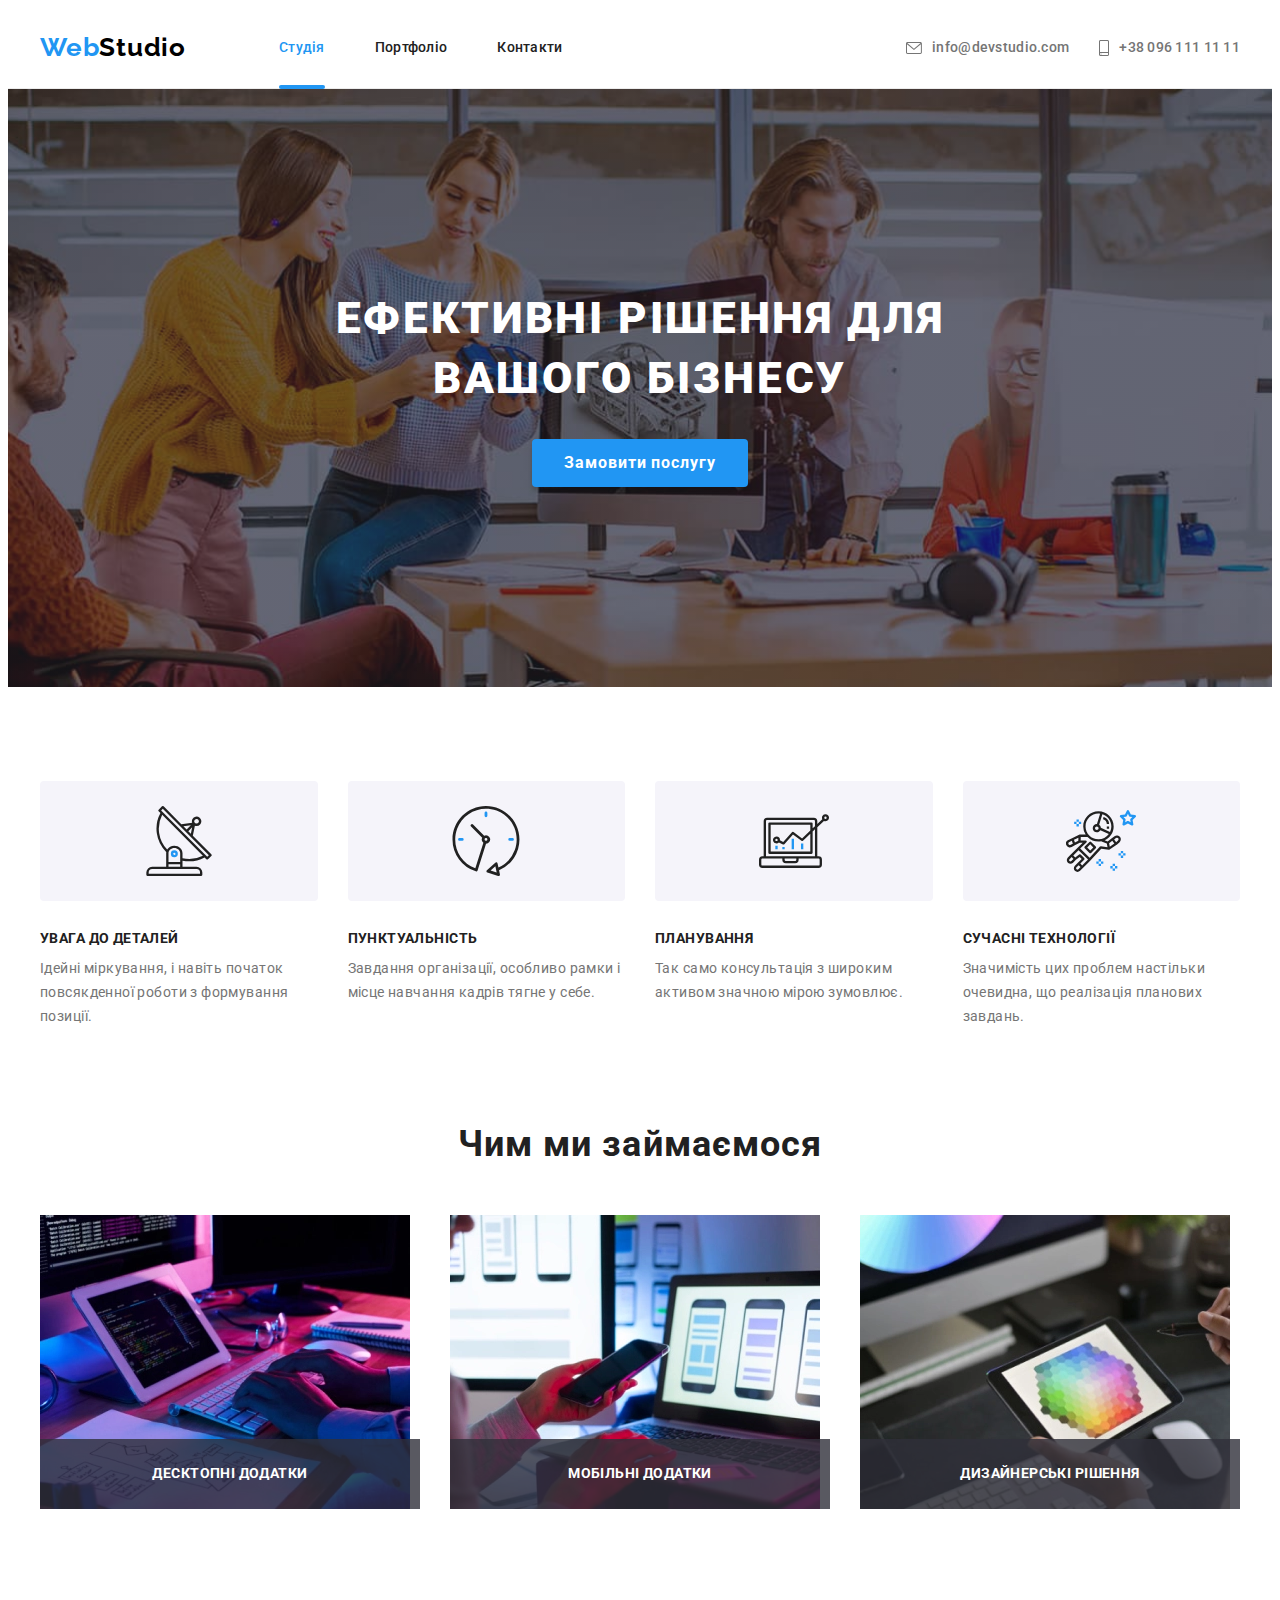
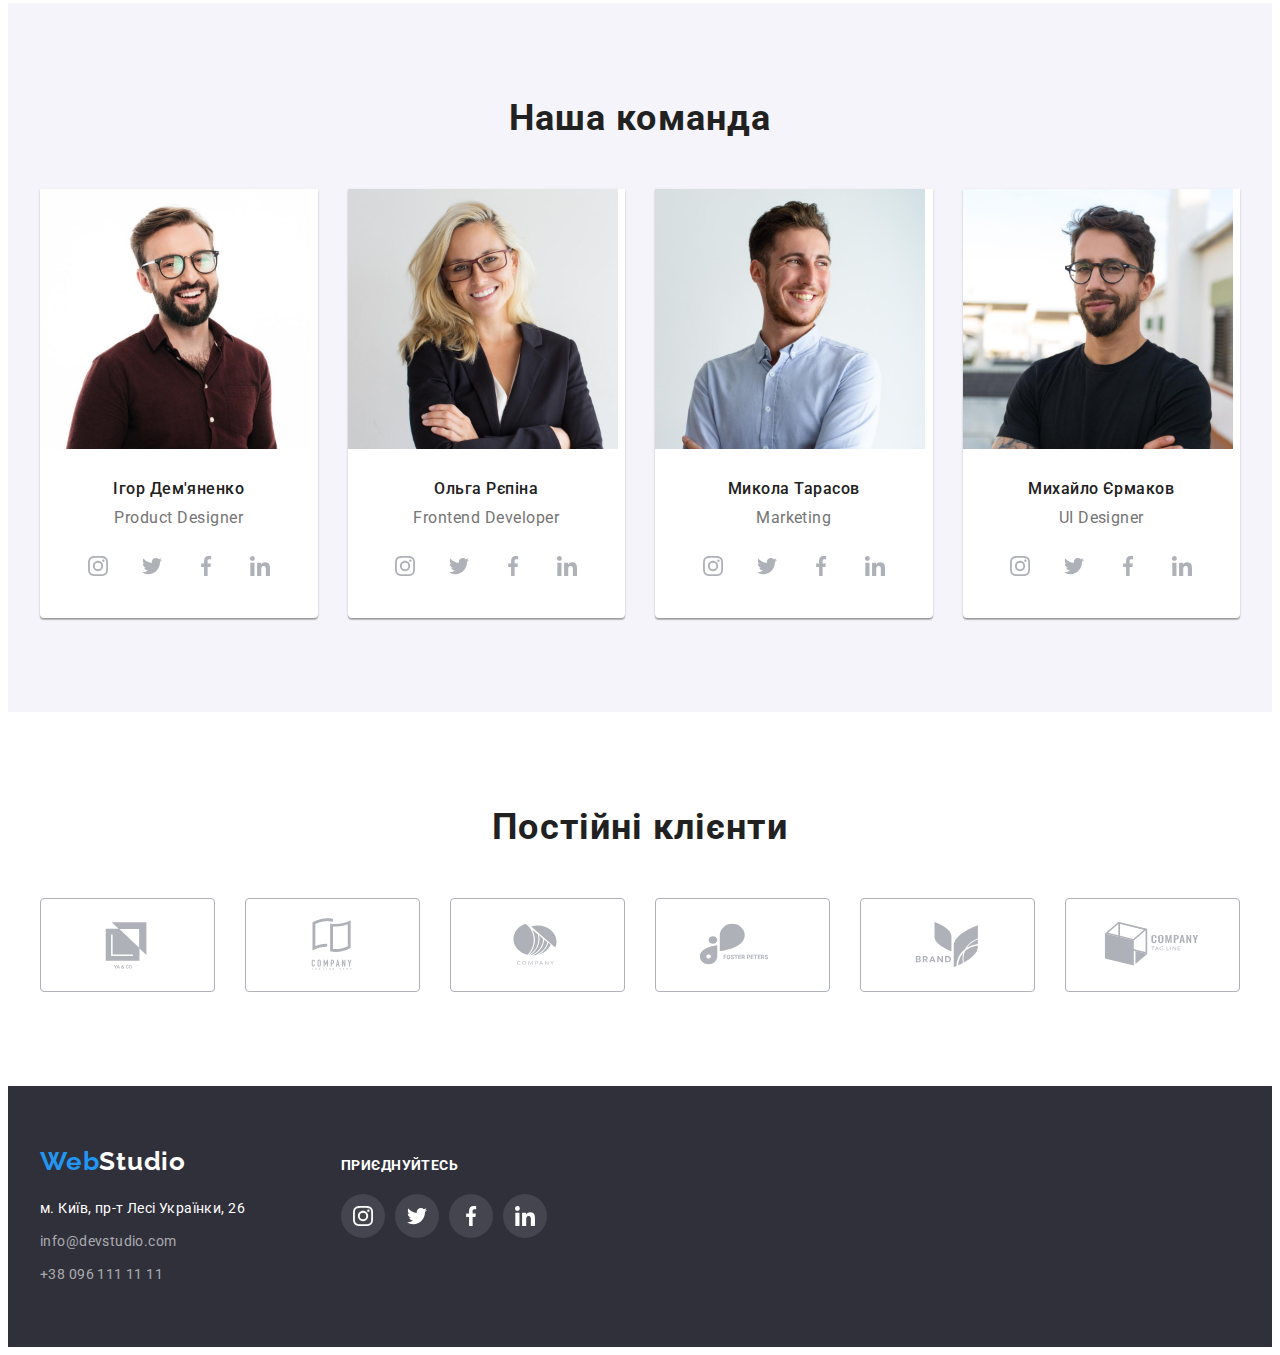
<file: index.html>
<!DOCTYPE html>
<html lang="uk">

<head>
  <meta charset="UTF-8">
  <meta http-equiv="X-UA-Compatible" content="IE=edge">
  <meta name="viewport" content="width=device-width, initial-scale=1.0">

  <link rel="preconnect" href="https://fonts.googleapis.com">
  <link rel="preconnect" href="https://fonts.gstatic.com" crossorigin>
  <link href="https://fonts.googleapis.com/css2?family=Raleway:wght@700&family=Roboto:wght@400;500;700;900&display=swap"
    rel="stylesheet">
  <link rel="stylesheet" href="https://cdnjs.cloudflare.com/ajax/libs/modern-normalize/1.1.0/modern-normalize.min.css"
    integrity="sha512-wpPYUAdjBVSE4KJnH1VR1HeZfpl1ub8YT/NKx4PuQ5NmX2tKuGu6U/JRp5y+Y8XG2tV+wKQpNHVUX03MfMFn9Q=="
    crossorigin="anonymous" referrerpolicy="no-referrer">

  <link rel="stylesheet" href="./css/styles.css">

  <title>Студія</title>
</head>

<body>
  <!-- Шапка сайта -->
  <header class="header">
    <div class="container header">
      <a href="./index.html" class="logo">
        <span class="logo-blue">Web</span>Studio
      </a>

      <nav>
        <ul class="site-nav list">
          <li class="site-nav item">
            <a class="link current" href="./index.html">Студія</a>
          </li>
          <li class="site-nav item">
            <a class="link" href="./portfolio.html">Портфоліо</a>
          </li>
          <li class="site-nav item">
            <a class="link" href="">Контакти</a>
          </li>
        </ul>
      </nav>

      <ul class="contacts-list">
        <li class="contacts item">
          <a class="link" href="mailto:info@devstudio.com">
            <svg class="contacts-icon" width="16" height="12">
              <use href="./images/icons.svg#icon-envelope"></use>
            </svg>
            info@devstudio.com
          </a>
        </li>
        <li class="contacts item">
          <a class="link" href="tel:+380961111111">
            <svg class="contacts-icon" width="10" height="16">
              <use href="./images/icons.svg#icon-smartphone"></use>
            </svg>
            +38 096 111 11 11
          </a>
        </li>
      </ul>
    </div>
  </header>
  <!-- Унікальний контент сторінки -->
  <main class="main">
    <!-- Герой -->
    <section class="hero">
      <div class="container">
        <h1 class="hero-title">Ефективні рішення для вашого бізнесу</h1>
        <button class="hero-btn" type="button" data-modal-open>Замовити послугу</button>
      </div>
    </section>
    <!-- Наші переваги -->
    <section class="section feature">
      <div class="container">
        <h2 class="section-title visually-hidden">Наші переваги</h2>
        <ul class="feature-list">
          <li class="feature-item">
            <div class="icons">
              <svg class="features-icons" width="70" height="70">
                <use href="./images/icons.svg#icon-antenna"></use>
              </svg>
            </div>
            <h3 class="title">УВАГА ДО ДЕТАЛЕЙ</h3>
            <p class="text">Ідейні міркування, і навіть початок повсякденної роботи з формування позиції.
            </p>
          </li>
          <li class="feature-item">
            <div class="icons">
              <svg class="features-icons" width="70" height="70">
                <use href="./images/icons.svg#icon-clock"></use>
              </svg>
            </div>
            <h3 class="title">ПУНКТУАЛЬНІСТЬ</h3>
            <p class="text">Завдання організації, особливо рамки і місце навчання кадрів тягне у себе.</p>
          </li>
          <li class="feature-item">
            <div class="icons">
              <svg class="features-icons" width="70" height="70">
                <use href="./images/icons.svg#icon-diagram"></use>
              </svg>
            </div>
            <h3 class="title">ПЛАНУВАННЯ</h3>
            <p class="text">Так само консультація з широким активом значною мірою зумовлює.</p>
          </li>
          <li class="feature-item">
            <div class="icons">
              <svg class="features-icons" width="70" height="70">
                <use href="./images/icons.svg#icon-astronaut"></use>
              </svg>
            </div>
            <h3 class="title">СУЧАСНІ ТЕХНОЛОГІЇ</h3>
            <p class="text">Значимість цих проблем настільки очевидна, що реалізація планових завдань.</p>
          </li>
        </ul>
      </div>
    </section>
    <!-- Чим ми займаємось -->
    <section class="section work">
      <div class="container">
        <h2 class="section-title">Чим ми займаємося</h2>
        <ul class="work-list">
          <li class="work-item">
            <div class="work-item-thumb">
              <img src="./images/desktop.webp" alt="десктопні застосунки" width="370">
              <div class="work-item-overlay">
                <h3 class="work-item-title">Десктопні додатки</h3>
              </div>
            </div>

          </li>
          <li class="work-item">
            <div class="work-item-thumb">
              <img src="./images/mobile.webp" alt="мобільні застосунки" width="370">
              <div class="work-item-overlay">
                <h3 class="work-item-title">Мобільні додатки</h3>
              </div>
            </div>
          </li>
          <li class="work-item">
            <div class="work-item-thumb">
              <img src="./images/tablet.webp" alt="дизайнерські рішення" width="370">
              <div class="work-item-overlay">
                <h3 class="work-item-title">Дизайнерські рішення</h3>
              </div>
            </div>
          </li>
        </ul>
      </div>
    </section>
    <!-- Наша команда -->
    <section class="section stuff">
      <div class="container">
        <h2 class="section-title">Наша команда</h2>
        <ul class="stuff-list">
          <li class="stuff-item">
            <img src="./images/Igor.jpg" alt="Ігор Дем'яненко" width="270">
            <div class="stuff-info">
              <h3 class="title">Ігор Дем'яненко</h3>
              <p class="text" lang="en">Product Designer</p>
              <ul class="social-list">
                <li class="social-item">
                  <a href="https://instagram.com" class="social-link" target="_blank" rel="noopener noreferrer"
                    aria-label="Instagram">
                    <svg class="social-icon" width="20" height="20">
                      <use href="./images/icons.svg#icon-instagram">
                      </use>
                    </svg>
                  </a>
                </li>
                <li class="social-item">
                  <a href="https://twitter.com" class="social-link" target="_blank" rel="noopener noreferrer"
                    aria-label="Twitter">
                    <svg class="social-icon" width="20" height="20">
                      <use href="./images/icons.svg#icon-twitter">
                      </use>
                    </svg>
                  </a>
                </li>
                <li class="social-item">
                  <a href="https://facebook.com" class="social-link" target="_blank" rel="noopener noreferrer"
                    aria-label="Facebook">
                    <svg class="social-icon" width="20" height="20">
                      <use href="./images/icons.svg#icon-facebook">
                      </use>
                    </svg>
                  </a>
                </li>
                <li class="social-item">
                  <a href="https://linkedin.com" class="social-link" target="_blank" rel="noopener noreferrer"
                    aria-label="Linkedin">
                    <svg class="social-icon" width="20" height="20">
                      <use href="./images/icons.svg#icon-linkedin">
                      </use>
                    </svg>
                  </a>
                </li>
              </ul>
            </div>
          </li>
          <li class="stuff-item">
            <img src="./images/Olga.jpg" alt="Ольга Рєпіна" width="270">
            <div class="stuff-info">
              <h3 class="title">Ольга Рєпіна</h3>
              <p class="text" lang="en">Frontend Developer</p>
              <ul class="social-list">
                <li class="social-item">
                  <a href="https://instagram.com" class="social-link" target="_blank" rel="noopener noreferrer"
                    aria-label="Instagram">
                    <svg class="social-icon" width="20" height="20">
                      <use href="./images/icons.svg#icon-instagram">
                      </use>
                    </svg>
                  </a>
                </li>
                <li class="social-item">
                  <a href="https://twitter.com" class="social-link" target="_blank" rel="noopener noreferrer"
                    aria-label="Twitter">
                    <svg class="social-icon" width="20" height="20">
                      <use href="./images/icons.svg#icon-twitter">
                      </use>
                    </svg>
                  </a>
                </li>
                <li class="social-item">
                  <a href="https://facebook.com" class="social-link" target="_blank" rel="noopener noreferrer"
                    aria-label="Facebook">
                    <svg class="social-icon" width="20" height="20">
                      <use href="./images/icons.svg#icon-facebook">
                      </use>
                    </svg>
                  </a>
                </li>
                <li class="social-item">
                  <a href="https://linkedin.com" class="social-link" target="_blank" rel="noopener noreferrer"
                    aria-label="Linkedin">
                    <svg class="social-icon" width="20" height="20">
                      <use href="./images/icons.svg#icon-linkedin">
                      </use>
                    </svg>
                  </a>
                </li>
              </ul>
            </div>
          </li>
          <li class="stuff-item">
            <img src="./images/Mykola.jpg" alt="Микола Тарасов" width="270">
            <div class="stuff-info">
              <h3 class="title">Микола Тарасов</h3>
              <p class="text" lang="en">Marketing</p>
              <ul class="social-list">
                <li class="social-item">
                  <a href="https://instagram.com" class="social-link" target="_blank" rel="noopener noreferrer"
                    aria-label="Instagram">
                    <svg class="social-icon" width="20" height="20">
                      <use href="./images/icons.svg#icon-instagram">
                      </use>
                    </svg>
                  </a>
                </li>
                <li class="social-item">
                  <a href="https://twitter.com" class="social-link" target="_blank" rel="noopener noreferrer"
                    aria-label="Twitter">
                    <svg class="social-icon" width="20" height="20">
                      <use href="./images/icons.svg#icon-twitter">
                      </use>
                    </svg>
                  </a>
                </li>
                <li class="social-item">
                  <a href="https://facebook.com" class="social-link" target="_blank" rel="noopener noreferrer"
                    aria-label="Facebook">
                    <svg class="social-icon" width="20" height="20">
                      <use href="./images/icons.svg#icon-facebook">
                      </use>
                    </svg>
                  </a>
                </li>
                <li class="social-item">
                  <a href="https://linkedin.com" class="social-link" target="_blank" rel="noopener noreferrer"
                    aria-label="Linkedin">
                    <svg class="social-icon" width="20" height="20">
                      <use href="./images/icons.svg#icon-linkedin">
                      </use>
                    </svg>
                  </a>
                </li>
              </ul>
            </div>
          </li>
          <li class="stuff-item">
            <img src="./images/Myhailo.jpg" alt="Михайло Єрмаков" width="270">
            <div class="stuff-info">
              <h3 class="title">Михайло Єрмаков</h3>
              <p class="text" lang="en">UI Designer</p>
              <ul class="social-list">
                <li class="social-item">
                  <a href="https://instagram.com" class="social-link" target="_blank" rel="noopener noreferrer"
                    aria-label="Instagram">
                    <svg class="social-icon" width="20" height="20">
                      <use href="./images/icons.svg#icon-instagram">
                      </use>
                    </svg>
                  </a>
                </li>
                <li class="social-item">
                  <a href="https://twitter.com" class="social-link" target="_blank" rel="noopener noreferrer"
                    aria-label="Twitter">
                    <svg class="social-icon" width="20" height="20">
                      <use href="./images/icons.svg#icon-twitter">
                      </use>
                    </svg>
                  </a>
                </li>
                <li class="social-item">
                  <a href="https://facebook.com" class="social-link" target="_blank" rel="noopener noreferrer"
                    aria-label="Facebook">
                    <svg class="social-icon" width="20" height="20">
                      <use href="./images/icons.svg#icon-facebook">
                      </use>
                    </svg>
                  </a>
                </li>
                <li class="social-item">
                  <a href="https://linkedin.com" class="social-link" target="_blank" rel="noopener noreferrer"
                    aria-label="Linkedin">
                    <svg class="social-icon" width="20" height="20">
                      <use href="./images/icons.svg#icon-linkedin">
                      </use>
                    </svg>
                  </a>
                </li>
              </ul>
            </div>
          </li>
        </ul>
      </div>
    </section>
    <!-- Постійні клієнти -->
    <section class="section clients">
      <div class="container">
        <h2 class="section-title">Постійні клієнти</h2>
        <ul class="clients-list">
          <li class="clients-item">
            <a href="" class="clients-link">
              <svg class="clients-icon" width="106" height="60">
                <use href="./images/icons.svg#icon-Logo1"></use>
              </svg>
            </a>
          </li>
          <li class="clients-item">
            <a href="" class="clients-link">
              <svg class="clients-icon" width="106" height="60">
                <use href="./images/icons.svg#icon-Logo2"></use>
              </svg>
            </a>
          </li>
          <li class="clients-item">
            <a href="" class="clients-link">
              <svg class="clients-icon" width="106" height="60">
                <use href="./images/icons.svg#icon-Logo3"></use>
              </svg>
            </a>
          </li>
          <li class="clients-item">
            <a href="" class="clients-link">
              <svg class="clients-icon" width="106" height="60">
                <use href="./images/icons.svg#icon-Logo4"></use>
              </svg>
            </a>
          </li>
          <li class="clients-item">
            <a href="" class="clients-link">
              <svg class="clients-icon" width="106" height="60">
                <use href="./images/icons.svg#icon-Logo5"></use>
              </svg>
            </a>
          </li>
          <li class="clients-item">
            <a href="" class="clients-link">
              <svg class="clients-icon" width="106" height="60">
                <use href="./images/icons.svg#icon-Logo6"></use>
              </svg>
            </a>
          </li>
        </ul>
      </div>
    </section>
  </main>
  <!-- Підвал сайта -->
  <footer class="footer">
    <div class="container footer">
      <div class="footer-info">
        <a href="./index.html" class="footer-logo">
          <span class="logo-blue">Web</span>Studio
        </a>
        <address class="address">
          <p class="footer-text">м. Київ, пр-т Лесі Українки, 26</p>
          <ul class="footer-list">
            <li class="footer-item">
              <a class="link" href="mailto:info@devstudio.com">info@devstudio.com</a>
            </li>
            <li class="footer-item">
              <a class="link" href="tel:+380961111111">+38 096 111 11 11</a>
            </li>
          </ul>
        </address>
      </div>
      <div class="actions">
        <h2 class="footer-action">приєднуйтесь</h2>
        <ul class="social-list">
          <li class="social-item">
            <a href="https://instagram.com" class="social-link" target="_blank" rel="noopener noreferrer"
              aria-label="Instagram">
              <svg class="social-icon" width="20" height="20">
                <use href="./images/icons.svg#icon-instagram">
                </use>
              </svg>
            </a>
          </li>
          <li class="social-item">
            <a href="https://twitter.com" class="social-link" target="_blank" rel="noopener noreferrer"
              aria-label="Twitter">
              <svg class="social-icon" width="20" height="20">
                <use href="./images/icons.svg#icon-twitter">
                </use>
              </svg>
            </a>
          </li>
          <li class="social-item">
            <a href="https://facebook.com" class="social-link" target="_blank" rel="noopener noreferrer"
              aria-label="Facebook">
              <svg class="social-icon" width="20" height="20">
                <use href="./images/icons.svg#icon-facebook">
                </use>
              </svg>
            </a>
          </li>
          <li class="social-item">
            <a href="https://linkedin.com" class="social-link" target="_blank" rel="noopener noreferrer"
              aria-label="Linkedin">
              <svg class="social-icon" width="20" height="20">
                <use href="./images/icons.svg#icon-linkedin">
                </use>
              </svg>
            </a>
          </li>
        </ul>
      </div>
    </div>
  </footer>
  <!-- Модальне вікно -->
  <div class="backdrop is-hidden" data-modal>
    <div class="modal">
      <button type="button" class="close-btn" data-modal-close>
        <svg class="close-btn-icon" width="18" height="18">
          <use href="./images/icons.svg#icon-close-black-modal"></use>
        </svg>
      </button>
    </div>
  </div>

  <script src="./js/modal.js"></script>
</body>

</html>
</file>
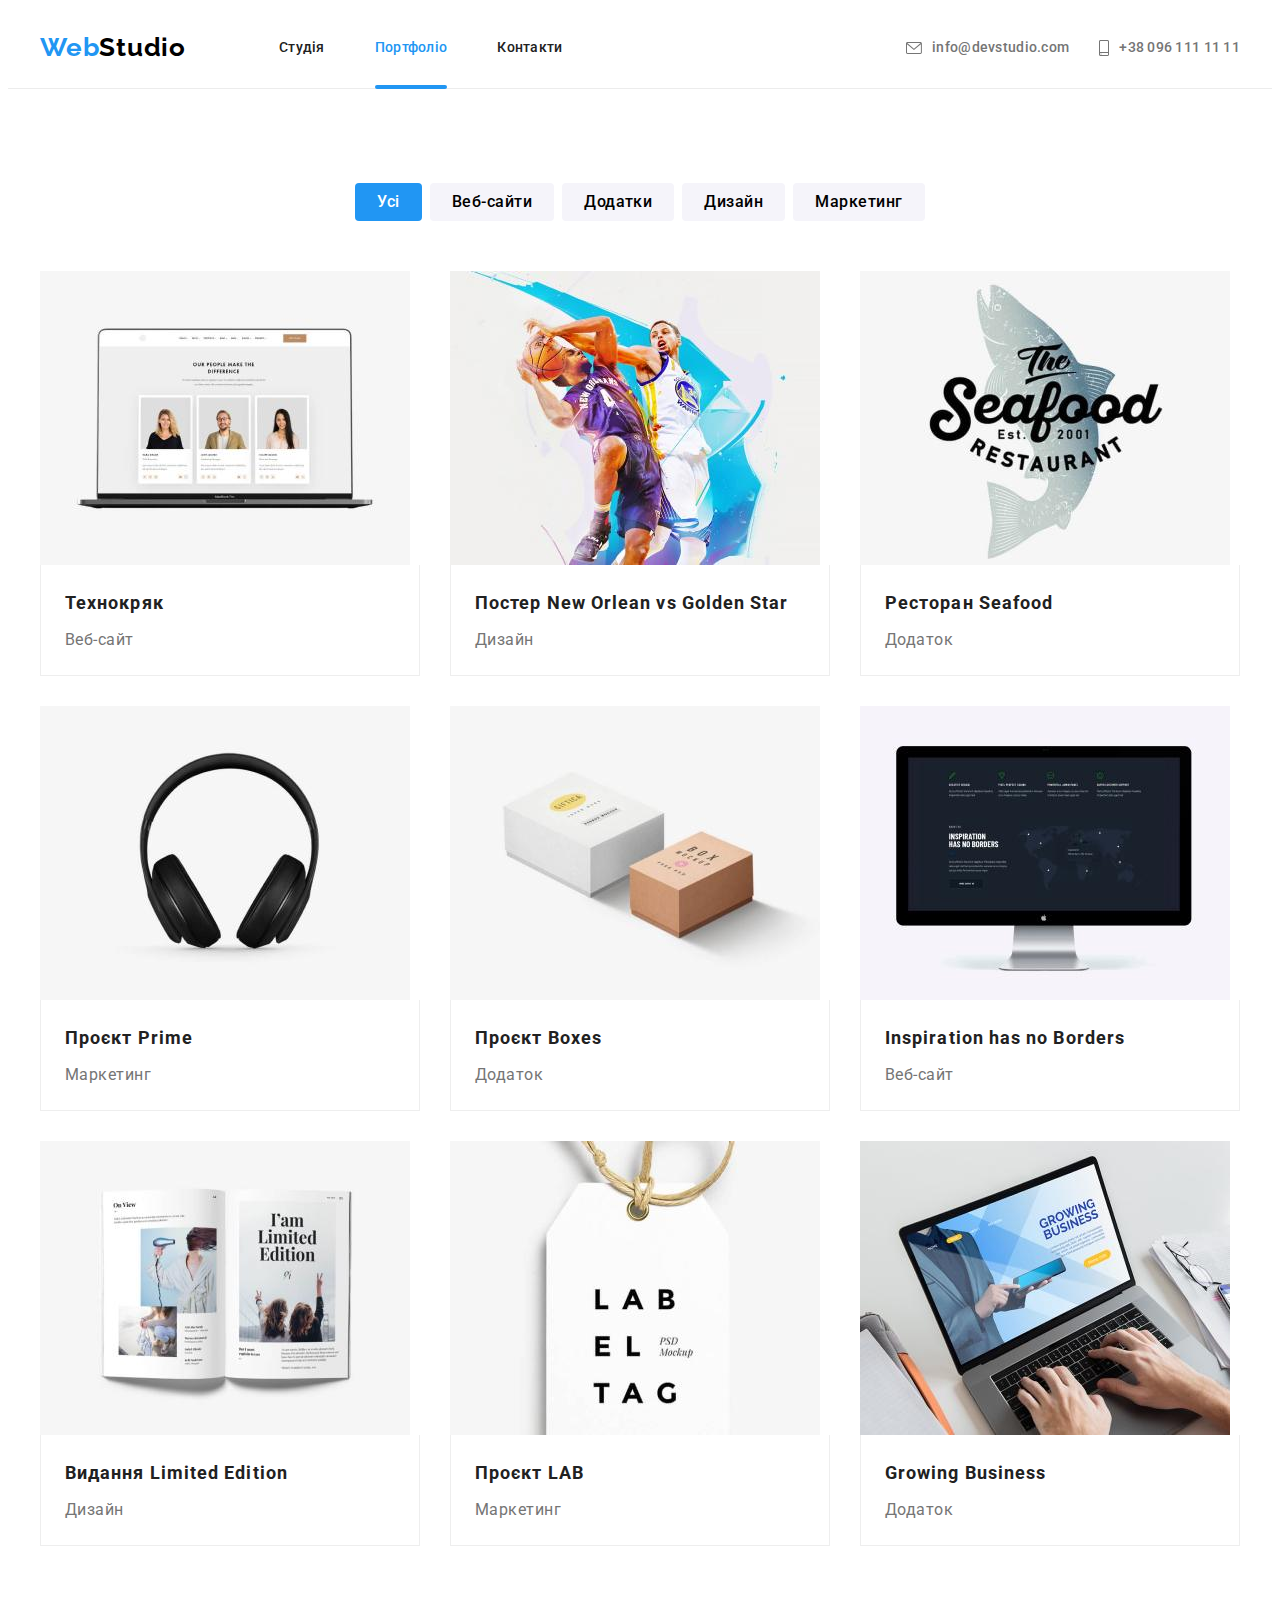
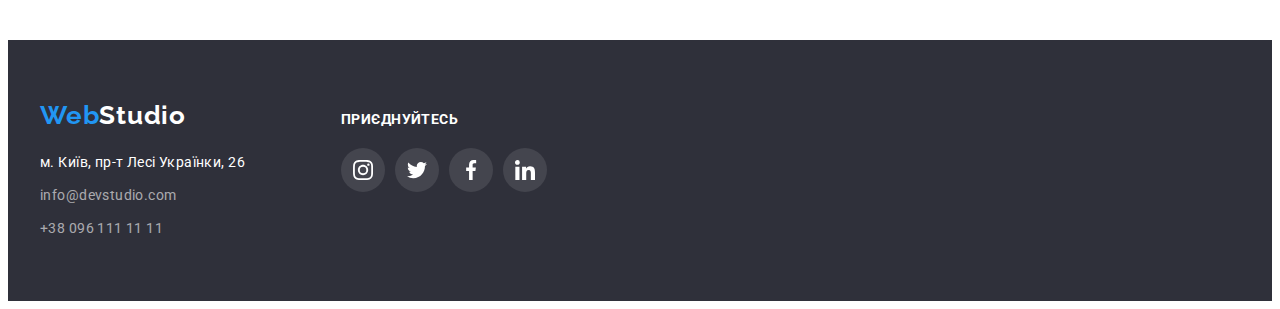
<file: portfolio.html>
<!DOCTYPE html>
<html lang="uk">

<head>
  <meta charset="UTF-8">
  <meta http-equiv="X-UA-Compatible" content="IE=edge">
  <meta name="viewport" content="width=device-width, initial-scale=1.0">

  <link rel="preconnect" href="https://fonts.googleapis.com">
  <link rel="preconnect" href="https://fonts.gstatic.com" crossorigin>
  <link href="https://fonts.googleapis.com/css2?family=Raleway:wght@700&family=Roboto:wght@400;500;700;900&display=swap"
    rel="stylesheet">
  <link rel="stylesheet" href="https://cdnjs.cloudflare.com/ajax/libs/modern-normalize/1.1.0/modern-normalize.min.css"
    integrity="sha512-wpPYUAdjBVSE4KJnH1VR1HeZfpl1ub8YT/NKx4PuQ5NmX2tKuGu6U/JRp5y+Y8XG2tV+wKQpNHVUX03MfMFn9Q=="
    crossorigin="anonymous" referrerpolicy="no-referrer">
  <link rel="stylesheet" href="./css/styles.css">

  <title>Портфоліо</title>
</head>

<body>
  <!-- Шапка сайта -->
  <header class="header">
    <div class="container header">
      <a href="./index.html" class="logo">
        <span class="logo-blue">Web</span>Studio
      </a>

      <nav>
        <ul class="site-nav list">
          <li class="site-nav item">
            <a class="link " href="./index.html">Студія</a>
          </li>
          <li class="site-nav item">
            <a class="link current" href="./portfolio.html">Портфоліо</a>
          </li>
          <li class="site-nav item">
            <a class="link" href="">Контакти</a>
          </li>
        </ul>
      </nav>

      <ul class="contacts-list">
        <li class="contacts item">
          <a class="link" href="mailto:info@devstudio.com">
            <svg class="contacts-icon" width="16" height="12">
              <use href="./images/icons.svg#icon-envelope"></use>
            </svg>
            info@devstudio.com
          </a>
        </li>
        <li class="contacts item">
          <a class="link" href="tel:+380961111111">
            <svg class="contacts-icon" width="10" height="16">
              <use href="./images/icons.svg#icon-smartphone"></use>
            </svg>
            +38 096 111 11 11
          </a>
        </li>
      </ul>
    </div>
  </header>
  <!-- Приклади робіт -->
  <main class="main">
    <section class="section gallery">
      <div class="container">
        <h1 class="gallery-title visually-hidden">Наші роботи</h1>

        <ul class="filter-list">
          <li class="filter-item">
            <button class="gallery-btn current" type="button">Усі</button>
          </li>
          <li class="filter-item">
            <button class="gallery-btn" type="button">Веб-сайти</button>
          </li>
          <li class="filter-item">
            <button class="gallery-btn" type="button">Додатки</button>
          </li>
          <li class="filter-item">
            <button class="gallery-btn" type="button">Дизайн</button>
          </li>
          <li class="filter-item">
            <button class="gallery-btn" type="button">Маркетинг</button>
          </li>
        </ul>

        <ul class="gallery-list">
          <li class="gallery-item">
            <a href="" class="gallery-link">
              <div class="gallery-link-thumb">
                <img src="./images/website.jpg" alt="Технокряк" width="370">
                <div class="gallery-link-overlay">
                  <p class="gallery-link-descr">
                    Ресурс пропонує комплексні пропозиції з різним рівнем функціоналу та сервісів. Все це дозволить
                    відвідувачу отримати
                    вичерпні відомості про компанію чи приватну особу.
                  </p>
                </div>
              </div>

              <div class="gallery-info">
                <h2 class="title">Технокряк</h2>
                <p class="text">Веб-сайт</p>
              </div>
            </a>
          </li>

          <li class="gallery-item">
            <a href="" class="gallery-link">
              <div class="gallery-link-thumb">
                <img src="./images/nba.jpg" alt="Постер New Orlean vs Golden Star" width="370">
                <div class="gallery-link-overlay">
                  <p class="gallery-link-descr">
                    Ресурс пропонує комплексні пропозиції з різним рівнем функціоналу та сервісів. Все це дозволить
                    відвідувачу отримати
                    вичерпні відомості про компанію чи приватну особу.
                  </p>
                </div>
              </div>

              <div class="gallery-info">
                <h2 class="title">Постер <span lang="en">New Orlean vs Golden Star</span></h2>
                <p class="text">Дизайн</p>
              </div>
            </a>
          </li>

          <li class="gallery-item">
            <a href="" class="gallery-link">
              <div class="gallery-link-thumb">
                <img src="./images/food-app.jpg" alt="Ресторан Seafood" width="370">
                <div class="gallery-link-overlay">
                  <p class="gallery-link-descr">
                    Ресурс пропонує комплексні пропозиції з різним рівнем функціоналу та сервісів. Все це дозволить
                    відвідувачу отримати
                    вичерпні відомості про компанію чи приватну особу.
                  </p>
                </div>
              </div>

              <div class="gallery-info">
                <h2 class="title">Ресторан <span lang="en">Seafood</span></h2>
                <p class="text">Додаток</p>
              </div>
            </a>
          </li>

          <li class="gallery-item">
            <a href="" class="gallery-link">
              <div class="gallery-link-thumb">
                <img src="./images/headphones.jpg" alt="Проєкт Prime" width="370">
                <div class="gallery-link-overlay">
                  <p class="gallery-link-descr">
                    Ресурс пропонує комплексні пропозиції з різним рівнем функціоналу та сервісів. Все це дозволить
                    відвідувачу отримати
                    вичерпні відомості про компанію чи приватну особу.
                  </p>
                </div>
              </div>

              <div class="gallery-info">
                <h2 class="title">Проєкт <span lang="en">Prime</span></h2>
                <p class="text">Маркетинг</p>
              </div>
            </a>
          </li>

          <li class="gallery-item">
            <a href="" class="gallery-link">
              <div class="gallery-link-thumb">
                <img src="./images/boxes.jpg" alt="Проєкт Boxes" width="370">
                <div class="gallery-link-overlay">
                  <p class="gallery-link-descr">
                    Ресурс пропонує комплексні пропозиції з різним рівнем функціоналу та сервісів. Все це дозволить
                    відвідувачу отримати
                    вичерпні відомості про компанію чи приватну особу.
                  </p>
                </div>
              </div>

              <div class="gallery-info">
                <h2 class="title">Проєкт <span lang="en">Boxes</span></h2>
                <p class="text">Додаток</p>
              </div>
            </a>
          </li>

          <li class="gallery-item">
            <a href="" class="gallery-link">
              <div class="gallery-link-thumb">
                <img src="./images/website2.jpg" alt="Inspiration has no Borders" width="370">
                <div class="gallery-link-overlay">
                  <p class="gallery-link-descr">
                    Ресурс пропонує комплексні пропозиції з різним рівнем функціоналу та сервісів. Все це дозволить
                    відвідувачу отримати
                    вичерпні відомості про компанію чи приватну особу.
                  </p>
                </div>
              </div>

              <div class="gallery-info">
                <h2 class="title" lang="en">Inspiration has no Borders</h2>
                <p class="text">Веб-сайт</p>
              </div>
            </a>
          </li>

          <li class="gallery-item">
            <a href="" class="gallery-link">
              <div class="gallery-link-thumb">
                <img src="./images/journal.jpg" alt="Видання Limited Edition" width="370">
                <div class="gallery-link-overlay">
                  <p class="gallery-link-descr">
                    Ресурс пропонує комплексні пропозиції з різним рівнем функціоналу та сервісів. Все це дозволить
                    відвідувачу отримати
                    вичерпні відомості про компанію чи приватну особу.
                  </p>
                </div>
              </div>

              <div class="gallery-info">
                <h2 class="title">Видання <span lang="en">Limited Edition</span></h2>
                <p class="text">Дизайн</p>
              </div>
            </a>
          </li>

          <li class="gallery-item">
            <a href="" class="gallery-link">
              <div class="gallery-link-thumb">
                <img src="./images/lab.jpg" alt="Проєкт LAB" width="370">
                <div class="gallery-link-overlay">
                  <p class="gallery-link-descr">
                    Ресурс пропонує комплексні пропозиції з різним рівнем функціоналу та сервісів. Все це дозволить
                    відвідувачу отримати
                    вичерпні відомості про компанію чи приватну особу.
                  </p>
                </div>
              </div>

              <div class="gallery-info">
                <h2 class="title">Проєкт <span lang="en">LAB</span></h2>
                <p class="text">Маркетинг</p>
              </div>
            </a>
          </li>

          <li class="gallery-item">
            <a href="" class="gallery-link">
              <div class="gallery-link-thumb">
                <img src="./images/bussiness-app.jpg" alt="Growing Business" width="370">
                <div class="gallery-link-overlay">
                  <p class="gallery-link-descr">
                    Ресурс пропонує комплексні пропозиції з різним рівнем функціоналу та сервісів. Все це дозволить
                    відвідувачу отримати
                    вичерпні відомості про компанію чи приватну особу.
                  </p>
                </div>
              </div>

              <div class="gallery-info">
                <h2 class="title" lang="en">Growing Business</h2>
                <p class="text">Додаток</p>
              </div>
            </a>
          </li>
        </ul>
      </div>
    </section>
  </main>
  <!-- Підвал сайта -->
  <footer class="footer">
    <div class="container footer">
      <div class="footer-info">
        <a href="./index.html" class="footer-logo">
          <span class="logo-blue">Web</span>Studio
        </a>
        <address class="address">
          <p class="footer-text">м. Київ, пр-т Лесі Українки, 26</p>
          <ul class="footer-list">
            <li class="footer-item">
              <a class="link" href="mailto:info@devstudio.com">info@devstudio.com</a>
            </li>
            <li class="footer-item">
              <a class="link" href="tel:+380961111111">+38 096 111 11 11</a>
            </li>
          </ul>
        </address>
      </div>
      <div class="actions">
        <h2 class="footer-action">приєднуйтесь</h2>
        <ul class="social-list">
          <li class="social-item">
            <a href="https://instagram.com" class="social-link" target="_blank" rel="noopener noreferrer"
              aria-label="Instagram">
              <svg class="social-icon" width="20" height="20">
                <use href="./images/icons.svg#icon-instagram">
                </use>
              </svg>
            </a>
          </li>
          <li class="social-item">
            <a href="https://twitter.com" class="social-link" target="_blank" rel="noopener noreferrer"
              aria-label="Twitter">
              <svg class="social-icon" width="20" height="20">
                <use href="./images/icons.svg#icon-twitter">
                </use>
              </svg>
            </a>
          </li>
          <li class="social-item">
            <a href="https://facebook.com" class="social-link" target="_blank" rel="noopener noreferrer"
              aria-label="Facebook">
              <svg class="social-icon" width="20" height="20">
                <use href="./images/icons.svg#icon-facebook">
                </use>
              </svg>
            </a>
          </li>
          <li class="social-item">
            <a href="https://linkedin.com" class="social-link" target="_blank" rel="noopener noreferrer"
              aria-label="Linkedin">
              <svg class="social-icon" width="20" height="20">
                <use href="./images/icons.svg#icon-linkedin">
                </use>
              </svg>
            </a>
          </li>
        </ul>
      </div>
    </div>
  </footer>


</body>

</html>
</file>
<file: css/styles.css>
:root {
  --primary-text-color: #757575;
  --secondary-text-color: #ffffff;
  --title-text-color: #212121;
  --accent-color: #2196F3;
  --primary-bg-color: #ffffff;
  --secondary-bg-color: #2F303A;
  --primary-icon-color: #afb1b8;
  --text-font-bold: 700;
  --primary-animation: 250ms cubic-bezier(0.4, 0, 0.2, 1);
}

body {
  background-color: var(--primary-bg-color);
  color: var(--primary-text-color);
  font-family: 'Roboto', sans-serif;
}

/* Утиліти */

h1,
h2,
h3,
h4,
h5,
h6,
p {
  margin-top: 0;
  margin-bottom: 0;
}

ul {
  margin: 0;
  padding: 0;
  list-style: none;
}

img {
  display: block;
}

/* Стиль контейнера контенту */

.container {
  width: 1200px;
  padding-left: 15px;
  padding-right: 15px;
  margin: 0 auto;
}

/*================================= Хедер сторінки ================================*/

.header {
  border-bottom: 1px solid #ECECEC;
}

.container.header {
  display: flex;
  align-items: center;
  border-bottom: none;
}

.logo {
  display: block;
  padding-top: 24px;
  padding-bottom: 24px;
  margin-right: 93px;

  font-family: 'Raleway';
  text-decoration: none;
  font-weight: var(--text-font-bold);
  font-size: 26px;
  line-height: 1.2;
  color: #000000;
  letter-spacing: 0.03em;
  list-style: none;
}

.logo-blue {
  color: var(--accent-color);
}

.link {
  font-weight: 500;
  font-size: 14px;
  line-height: 1.14;
  letter-spacing: 0.02em;
  text-decoration: none;
  color: var(--title-text-color);
}

.link:hover,
.link:focus {
  color: var(--accent-color);
}

.site-nav.list {
  display: flex;
}

.site-nav.item+.site-nav.item {
  margin-left: 50px;
}

.site-nav .link {
  display: block;
  padding-top: 32px;
  padding-bottom: 32px;
  position: relative;

  transition: color var(--primary-animation);
}

.site-nav .link.current {
  color: var(--accent-color);
}

.site-nav .link.current::after {
  content: "";

  position: absolute;
  bottom: -1px;
  left: 0;

  width: 100%;
  height: 4px;

  border-radius: 2px;
  background-color: currentColor;

}

.contacts-list {
  display: flex;
  align-items: center;
  margin-left: auto;
}

.contacts.item+.contacts.item {
  margin-left: 30px;
}

.contacts-icon {
  margin-right: 10px;

  fill: var(--primary-text-color);

  transition: fill var(--primary-animation);
}

.contacts.item .link {
  display: flex;
  align-items: center;
  padding-top: 32px;
  padding-bottom: 32px;

  color: var(--primary-text-color);

  transition: color var(--primary-animation);
}

.contacts .link:hover,
.contacts .link:focus {
  color: var(--accent-color);
}

.contacts .link:hover .contacts-icon,
.contacts .link:focus .contacts-icon {
  fill: var(--accent-color);
}



/*======================= Контент головної сторінки ===========================*/

/* Стиль секцій контенту головної сторінки */

.section {
  padding-top: 94px;
  padding-bottom: 94px;
}

/* Стиль заголовків секції */

.section-title {
  margin-bottom: 50px;
  text-align: center;

  font-weight: var(--text-font-bold);
  font-size: 36px;
  line-height: 1.17;
  letter-spacing: 0.03em;
  color: var(--title-text-color);
}

/* Стиль прихованого заголовка */

.visually-hidden {
  position: absolute;
  width: 1px;
  height: 1px;
  margin: -1px;
  border: 0;
  padding: 0;
  white-space: nowrap;
  clip-path: inset(100%);
  clip: rect(0 0 0 0);
  overflow: hidden;
}

/* секція Герой */

.hero {
  max-width: 1600px;
  margin: 0 auto;
  padding-top: 200px;
  padding-bottom: 200px;
  text-align: center;

  background-color: #C4C4C4;
  background-image: linear-gradient(to right, rgba(47, 48, 58, 0.4), rgba(47, 48, 58, 0.4)), url(../images/hero-bg.jpg);
  background-repeat: no-repeat;
  background-position: center;
  background-size: cover;
}

.hero-title {
  width: 696px;
  margin-right: auto;
  margin-left: auto;
  margin-bottom: 30px;

  font-weight: 900;
  font-size: 44px;
  line-height: 1.36;
  letter-spacing: 0.06em;
  text-transform: uppercase;
  color: var(--secondary-text-color);
}

.hero-btn {
  padding: 10px 32px;
  border-style: none;
  border-radius: 4px;

  background-color: var(--accent-color);
  color: var(--secondary-text-color);
  box-shadow: 0px 4px 4px rgba(0, 0, 0, 0.15);
  font-weight: var(--text-font-bold);
  font-size: 16px;
  line-height: 1.8;
  letter-spacing: 0.06em;
  font-family: inherit;
  cursor: pointer;

  transition: box-shadow var(--primary-animation);
}

/* секція Наші переваги */

.feature-list {
  display: flex;
}

.feature-item {
  width: calc((100% - 90px) / 4);
}

.icons {
  display: flex;
  justify-content: center;
  align-items: center;

  padding: 25px 100px;
  border-radius: 4px;

  background-color: #F5F4FA;
}

/* Підключення іконок за допомогою псевдокласу */

/*.feature-item::before {
  content: "";
  display: block;
  height: 120px;
  padding: 25px 100px;

  background-color: #F5F4FA;
  border-radius: 4px;
  background-size: contain;
  background-repeat: no-repeat;
  background-position: center;
}

.feature-item:nth-child(1)::before {
  background-image: url(../images/antenna.svg);
}

.feature-item:nth-child(2)::before {
  background-image: url(../images/clock.svg);
}

.feature-item:nth-child(3)::before {
  background-image: url(../images/diagram.svg);
}

.feature-item:nth-child(4)::before {
  background-image: url(../images/astronaut.svg);
}*/

.feature-item+.feature-item {
  margin-left: 30px;
}

.feature-item .title {
  margin-top: 30px;
  margin-bottom: 10px;

  font-weight: var(--text-font-bold);
  font-size: 14px;
  line-height: 1.14;
  letter-spacing: 0.03em;
  text-transform: uppercase;
  color: var(--title-text-color);
}

.feature-item .text {
  font-size: 14px;
  line-height: 1.71;
  letter-spacing: 0.03em;
}

/* секція Чим ми займаємось */

.section.work {
  padding-top: 0;
}

.work-list {
  display: flex;
}

.work-item {
  width: calc((100% - 60px) / 3);
}

.work-item+.work-item {
  margin-left: 30px;
}

.work-item-thumb {
  position: relative;
}

.work-item-overlay {
  position: absolute;
  bottom: 0;
  left: 0;

  width: 100%;
  height: 70px;
  /* позиціонування абсолютних елементів за допомогою флекса
  display: flex;
  justify-content: center;
  align-items: center;*/

  background-color: rgba(47, 48, 58, 0.8);
}

.work-item-title {
  position: absolute;
  top: 50%;
  left: 50%;
  transform: translate(-50%, -50%);

  font-weight: var(--text-font-bold);
  font-size: 14px;
  line-height: 1.14;
  letter-spacing: 0.03em;
  text-transform: uppercase;
  color: var(--secondary-text-color);
}

/* секція Наша команда */

.stuff {
  background-color: #F5F4FA;
}

.stuff-list {
  display: flex;
}

.stuff-item {
  width: calc((100% - 90px) / 4);
  text-align: center;

  background-color: var(--primary-bg-color);
  box-shadow: 0px 1px 3px rgba(0, 0, 0, 0.12), 0px 1px 1px rgba(0, 0, 0, 0.14), 0px 2px 1px rgba(0, 0, 0, 0.2);
  border-radius: 0px 0px 4px 4px;
}

.stuff-item+.stuff-item {
  margin-left: 30px;
}

.stuff-info {
  padding-top: 30px;
  padding-bottom: 30px;
}

.stuff-item .title {
  margin-bottom: 10px;

  font-weight: 500;
  font-size: 16px;
  line-height: 1.19;
  letter-spacing: 0.03em;
  color: var(--title-text-color);
}

.stuff-item .text {
  margin-bottom: 16px;

  font-size: 16px;
  line-height: 1.19;
  letter-spacing: 0.03em;
}

.social-list {
  display: flex;
  justify-content: center;
}

.social-item {
  width: 44px;
  height: 44px;
}

.social-link {
  width: 100%;
  height: 100%;

  display: flex;
  justify-content: center;
  align-items: center;
  border-radius: 50%;

  background-color: var(--primary-bg-color);

  transition: background-color var(--primary-animation);
}

.social-icon {
  fill: var(--primary-icon-color);
  transition: fill var(--primary-animation);
}

.social-item+.social-item {
  margin-left: 10px;
}

.social-link:hover,
.social-link:focus {
  background-color: var(--accent-color);
}

.social-link:hover .social-icon,
.social-link:focus .social-icon {
  fill: var(--secondary-text-color);
}

/* секція Постійні клієнти */

.clients-list {
  display: flex;
}

.clients-item {
  width: calc((100% - 150px) / 6);
}

.clients-item+.clients-item {
  margin-left: 30px;
}

.clients-link {
  display: flex;
  justify-content: center;
  align-items: center;
  padding: 16px 32px;

  border: 1px solid var(--primary-icon-color);
  border-radius: 4px;

  transition: border var(--primary-animation);
}

.clients-icon {
  fill: var(--primary-icon-color);
  transition: fill var(--primary-animation);
}

.clients-link:hover,
.clients-link:focus {
  border: 1px solid var(--accent-color);
}

.clients-link:hover .clients-icon,
.clients-link:focus .clients-icon {
  fill: var(--accent-color);
}

/*============================= Контент сторінки портфоліо =================================*/

.filter-list {
  display: flex;
  justify-content: center;
  margin-bottom: 50px;
}

.filter-item+.filter-item {
  margin-left: 8px;
}

.gallery-btn {
  padding: 6px 22px;
  border-radius: 4px;

  background-color: #F5F4FA;
  font-weight: 500;
  font-size: 16px;
  line-height: 1.62;
  letter-spacing: 0.03em;
  font-family: inherit;
  border-style: none;
  cursor: pointer;

  transition: background-color var(--primary-animation), color var(--primary-animation), box-shadow var(--primary-animation);
}

.filter-list .gallery-btn.current {
  background-color: var(--accent-color);
  color: var(--secondary-text-color);
}

.gallery-btn:hover,
.gallery-btn:focus {
  background-color: var(--accent-color);
  color: var(--secondary-text-color);
  box-shadow: 0px 3px 1px rgba(0, 0, 0, 0.1), 0px 1px 2px rgba(0, 0, 0, 0.08), 0px 2px 2px rgba(0, 0, 0, 0.12);
  border-radius: 4px;
}

.gallery-list {
  display: flex;
  flex-wrap: wrap;
}

.gallery-item {
  width: calc((100% - 60px) / 3);

  margin-right: 30px;
  margin-bottom: 30px;
}

.gallery-item:nth-child(3n) {
  margin-right: 0;
}

.gallery-item:nth-last-child(-n+3) {
  margin-bottom: 0;
}

.gallery-link {
  display: block;

  text-decoration: none;
  background-color: var(--primary-bg-color);
  color: var(--primary-text-color);

  transition: box-shadow var(--primary-animation);
}

.gallery-link-thumb {
  position: relative;
  overflow: hidden;

}

.gallery-link-overlay {
  position: absolute;
  top: 0;
  left: 0;
  width: 100%;
  height: 100%;
  background-color: rgba(33, 150, 243, 0.9);
  opacity: 0;
  transform: translateY(100%);
  transition: transform var(--primary-animation);
}

.gallery-link-descr {
  position: absolute;
  top: 0;
  left: 0;
  padding: 63px 24px;

  font-size: 18px;
  line-height: 1.56;
  letter-spacing: 0.03em;
  color: var(--secondary-text-color);

  opacity: 0;
  transition: opacity var(--primary-animation) 250ms;
}

.gallery-info {
  padding: 20px 24px;

  border-left: 1px solid #eeeeee;
  border-right: 1px solid #eeeeee;
  border-bottom: 1px solid #eeeeee;
}

.gallery-link .title {
  margin-bottom: 4px;

  font-weight: var(--text-font-bold);
  font-size: 18px;
  line-height: 2;
  letter-spacing: 0.06em;
  color: var(--title-text-color);
}

.gallery-link .text {
  font-size: 16px;
  line-height: 1.87;
  letter-spacing: 0.03em;
}

.gallery-link:hover,
.gallery-link:focus {
  box-shadow: 0px 1px 1px rgba(0, 0, 0, 0.12), 0px 4px 4px rgba(0, 0, 0, 0.06), 1px 4px 6px rgba(0, 0, 0, 0.16);
}

.gallery-link:hover .gallery-link-descr {
  opacity: 1;
}

.gallery-link:hover .gallery-link-overlay,
.gallery-link:focus .gallery-link-overlay {
  opacity: 1;
  transform: translateY(0);
}

/*====================================== Футер сторінки ============================*/

.footer {
  background-color: var(--secondary-bg-color);
}

.container.footer {
  display: flex;
  align-items: baseline;

  padding-top: 60px;
  padding-bottom: 60px;
}

.footer-logo {
  display: block;
  margin-bottom: 20px;

  font-family: 'Raleway';
  text-decoration: none;
  font-weight: var(--text-font-bold);
  font-size: 26px;
  line-height: 1.2;
  color: var(--secondary-text-color);
  letter-spacing: 0.03em;
  list-style: none;
}

.footer-text {
  margin-bottom: 9px;
}

.footer-item+.footer-item {
  margin-top: 9px;
}

.address {
  width: 231px;

  font-style: normal;
}

.footer-text,
.footer .link {
  font-weight: 400;
  font-size: 14px;
  line-height: 1.71;
  letter-spacing: 0.03em;
  color: var(--secondary-text-color);
}

.footer .link {
  color: rgba(255, 255, 255, 0.6);
  text-decoration: none;
  transition: color var(--primary-animation);
}

.footer .link:hover,
.footer .link:focus {
  color: var(--accent-color);
}

.actions {
  width: 206px;
  margin-left: 70px;
}

.footer-action {
  margin-bottom: 20px;

  font-weight: var(--text-font-bold);
  font-size: 14px;
  line-height: 1.14;
  letter-spacing: 0.03em;
  text-transform: uppercase;
  color: var(--secondary-text-color);
}

.footer .social-link {
  background-color: rgba(255, 255, 255, 0.1);
  transition: background-color var(--primary-animation);
}

.footer .social-icon {
  fill: var(--secondary-text-color);
}

.footer .social-link:hover,
.footer .social-link:focus {
  background-color: var(--accent-color);
}

/*========  Модальне вікно  =========*/
.backdrop {
  position: fixed;
  top: 0;
  left: 0;
  opacity: 1;
  transition: opacity var(--primary-animation), visibility var(--primary-animation);

  width: 100%;
  height: 100%;

  background-color: rgba(0, 0, 0, 0.2);
}

.backdrop.is-hidden {
  opacity: 0;
  pointer-events: none;
  visibility: hidden;
}

.backdrop.is-hidden .modal {
  transform: translate(-50%, -50%) scale(0.9);
}

.modal {
  position: absolute;
  top: 50%;
  left: 50%;
  transform: translate(-50%, -50%) scale(1);
  transition: transform var(--primary-animation), box-shadow var(--primary-animation);

  min-width: 528px;
  min-height: 581px;
  box-shadow: 0px 1px 3px rgba(0, 0, 0, 0.12), 0px 1px 1px rgba(0, 0, 0, 0.14), 0px 2px 1px rgba(0, 0, 0, 0.2);
  border-radius: 4px;

  background-color: var(--primary-bg-color);
}

.close-btn {
  position: absolute;
  top: 8px;
  right: 8px;

  display: flex;
  justify-content: center;
  align-items: center;

  padding: 5px;
  border-radius: 50%;
  border: 1px solid rgba(0, 0, 0, 0.1);
  background-color: var(--primary-bg-color);
  cursor: pointer;

}
</file>
